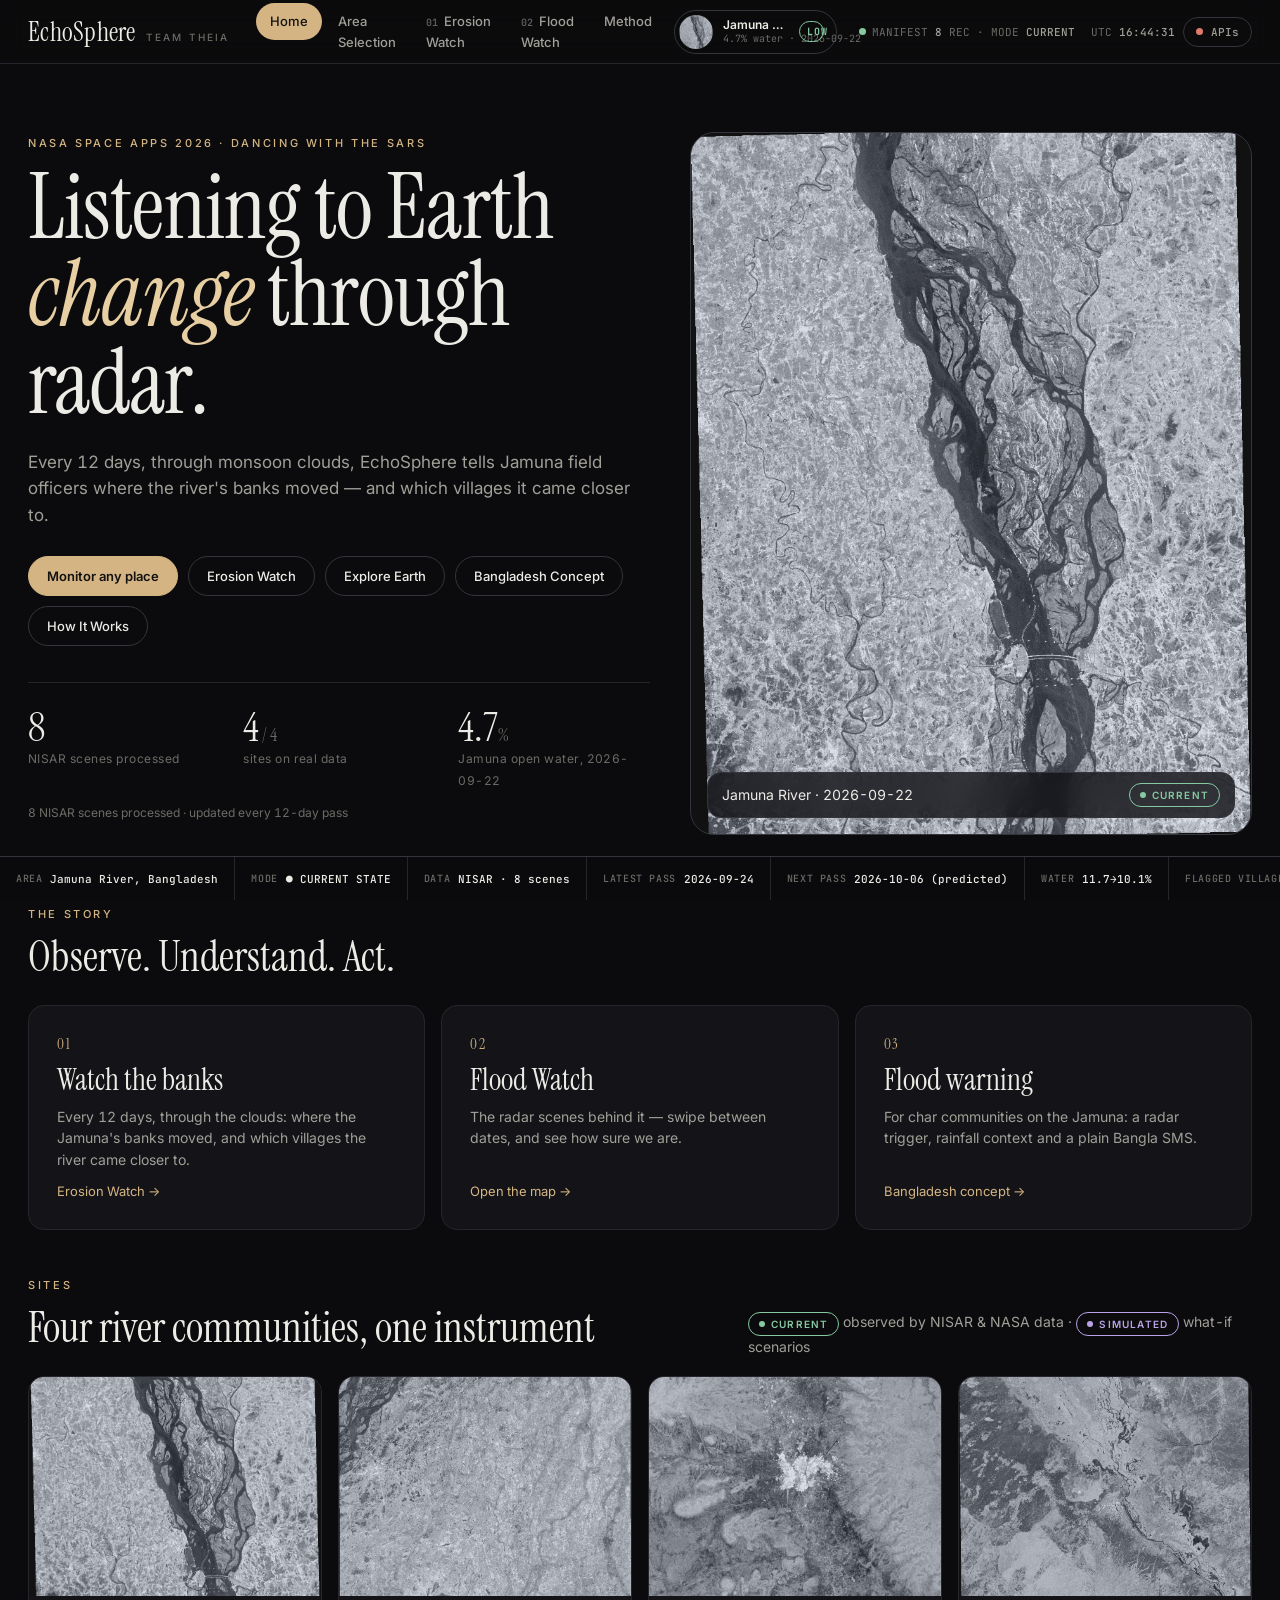
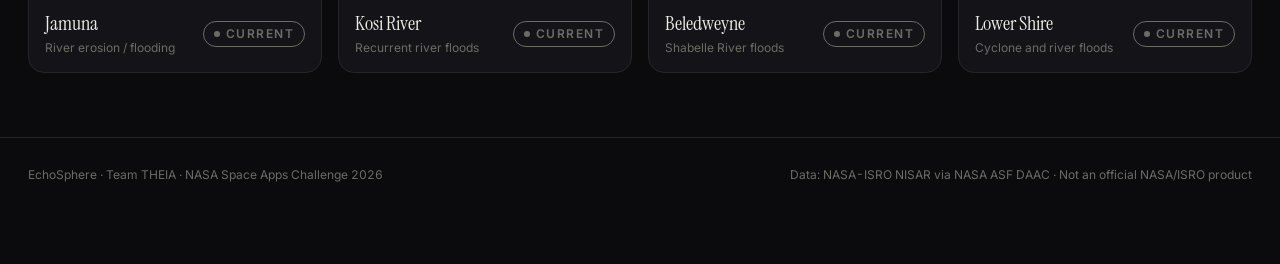
<file: index.html>
<!DOCTYPE html>
<html lang="en">
<head>
  <meta charset="utf-8">
  <meta name="viewport" content="width=device-width, initial-scale=1">
  <title>EchoSphere — Listening to Earth change through radar</title>
  <meta name="description" content="EchoSphere turns real NASA-ISRO NISAR radar observations into surface-change insight and a Bangladesh early-warning concept. Team THEIA, NASA Space Apps 2026.">
  <link rel="preconnect" href="https://fonts.googleapis.com"><link rel="preconnect" href="https://fonts.gstatic.com" crossorigin>
  <link href="https://fonts.googleapis.com/css2?family=Instrument+Serif:ital@0;1&family=Inter:wght@400;500;600&family=JetBrains+Mono:wght@400;500&display=swap" rel="stylesheet">
  <link rel="stylesheet" href="css/style.css?v=202609291530">
</head>
<body data-page="landing">
<a class="skip-link" href="#main">Skip to content</a>
<header class="topbar">
  <a class="brand" href="index.html"><b>EchoSphere</b><span>Team THEIA</span></a>
  <ul class="tabs" id="nav-links">
    <li><a href="index.html" aria-current="page">Home</a></li>
    <li><a href="monitor.html">Area Selection</a></li>
    <li><a href="erosion.html"><span class="step">01</span>Erosion Watch</a></li>
    <li><a href="explore.html"><span class="step">02</span>Flood Watch</a></li>
    <li><a href="about.html">Method</a></li>
  </ul>
  <div class="sysline"><span id="sys-mode"></span><span>UTC <b id="sys-clock">--:--:--</b></span></div>
  <button class="apibtn" id="api-btn" type="button" aria-expanded="false" aria-controls="api-menu"><span class="apidot" id="api-dot"></span>APIs</button>
  <div class="apimenu" id="api-menu" hidden></div>
  <button class="nav-toggle" aria-expanded="false" aria-controls="nav-links" aria-label="Open navigation menu">≡</button>
</header>

<main id="main" class="wrap">
  <section class="hero">
    <div>
      <span class="eyebrow">NASA Space Apps 2026 · Dancing with the SARs</span>
      <h1 class="display">Listening to Earth <em>change</em> through radar.</h1>
      <p class="lead" style="margin-top:22px">Every 12 days, through monsoon clouds, EchoSphere tells Jamuna field officers where the river's banks moved — and which villages it came closer to.</p>
      <div class="row" style="margin-top:28px">
        <a class="btn pri" href="monitor.html">Monitor any place</a>
        <a class="btn" href="erosion.html">Erosion Watch</a>
        <a class="btn" href="explore.html">Explore Earth</a>
        <a class="btn" href="explore.html#act">Bangladesh Concept</a>
        <a class="btn" href="about.html">How It Works</a>
      </div>
      <div class="hero-stats" id="hero-stats"></div>
      <p class="cap" id="data-status" role="status" style="margin-top:14px"></p>
    </div>
    <figure class="hero-art" style="margin:0">
      <img id="hero-img" alt="">
      <figcaption class="over glass" id="hero-cap" style="border-radius:14px"></figcaption>
    </figure>
  </section>

  <div class="section-head"><div><span class="eyebrow">The story</span><h2 class="h2">Observe. Understand. Act.</h2></div></div>
  <div class="steps">
    <a class="step-card" href="erosion.html"><span class="num">01</span><h3>Watch the banks</h3><p>Every 12 days, through the clouds: where the Jamuna's banks moved, and which villages the river came closer to.</p><span class="go">Erosion Watch →</span></a>
    <a class="step-card" href="explore.html"><span class="num">02</span><h3>Flood Watch</h3><p>The radar scenes behind it — swipe between dates, and see how sure we are.</p><span class="go">Open the map →</span></a>
    <a class="step-card" href="explore.html#act"><span class="num">03</span><h3>Flood warning</h3><p>For char communities on the Jamuna: a radar trigger, rainfall context and a plain Bangla SMS.</p><span class="go">Bangladesh concept →</span></a>
  </div>

  <div class="section-head"><div><span class="eyebrow">Sites</span><h2 class="h2">Four river communities, one instrument</h2></div><p><span class="tag tag-real">CURRENT</span> observed by NISAR &amp; NASA data · <span class="tag tag-sim">SIMULATED</span> what-if scenarios</p></div>
  <div class="sites" id="sites"></div>
</main>

<footer class="footer"><span>EchoSphere · Team THEIA · NASA Space Apps Challenge 2026</span><span>Data: NASA-ISRO NISAR via NASA ASF DAAC · Not an official NASA/ISRO product</span></footer>
<script src="data/manifest.js?v=202609291530"></script>
<script src="data/erosion.js?v=202609291530"></script>
<script src="data/examples.js?v=202609291530"></script>
<script src="js/locations.js?v=202609291530"></script>
<script src="js/app.js?v=202609291530"></script>
<script src="js/ui.js?v=202609291530"></script>
<script src="js/monitor.js?v=202609291530"></script>
</body>
</html>
</file>
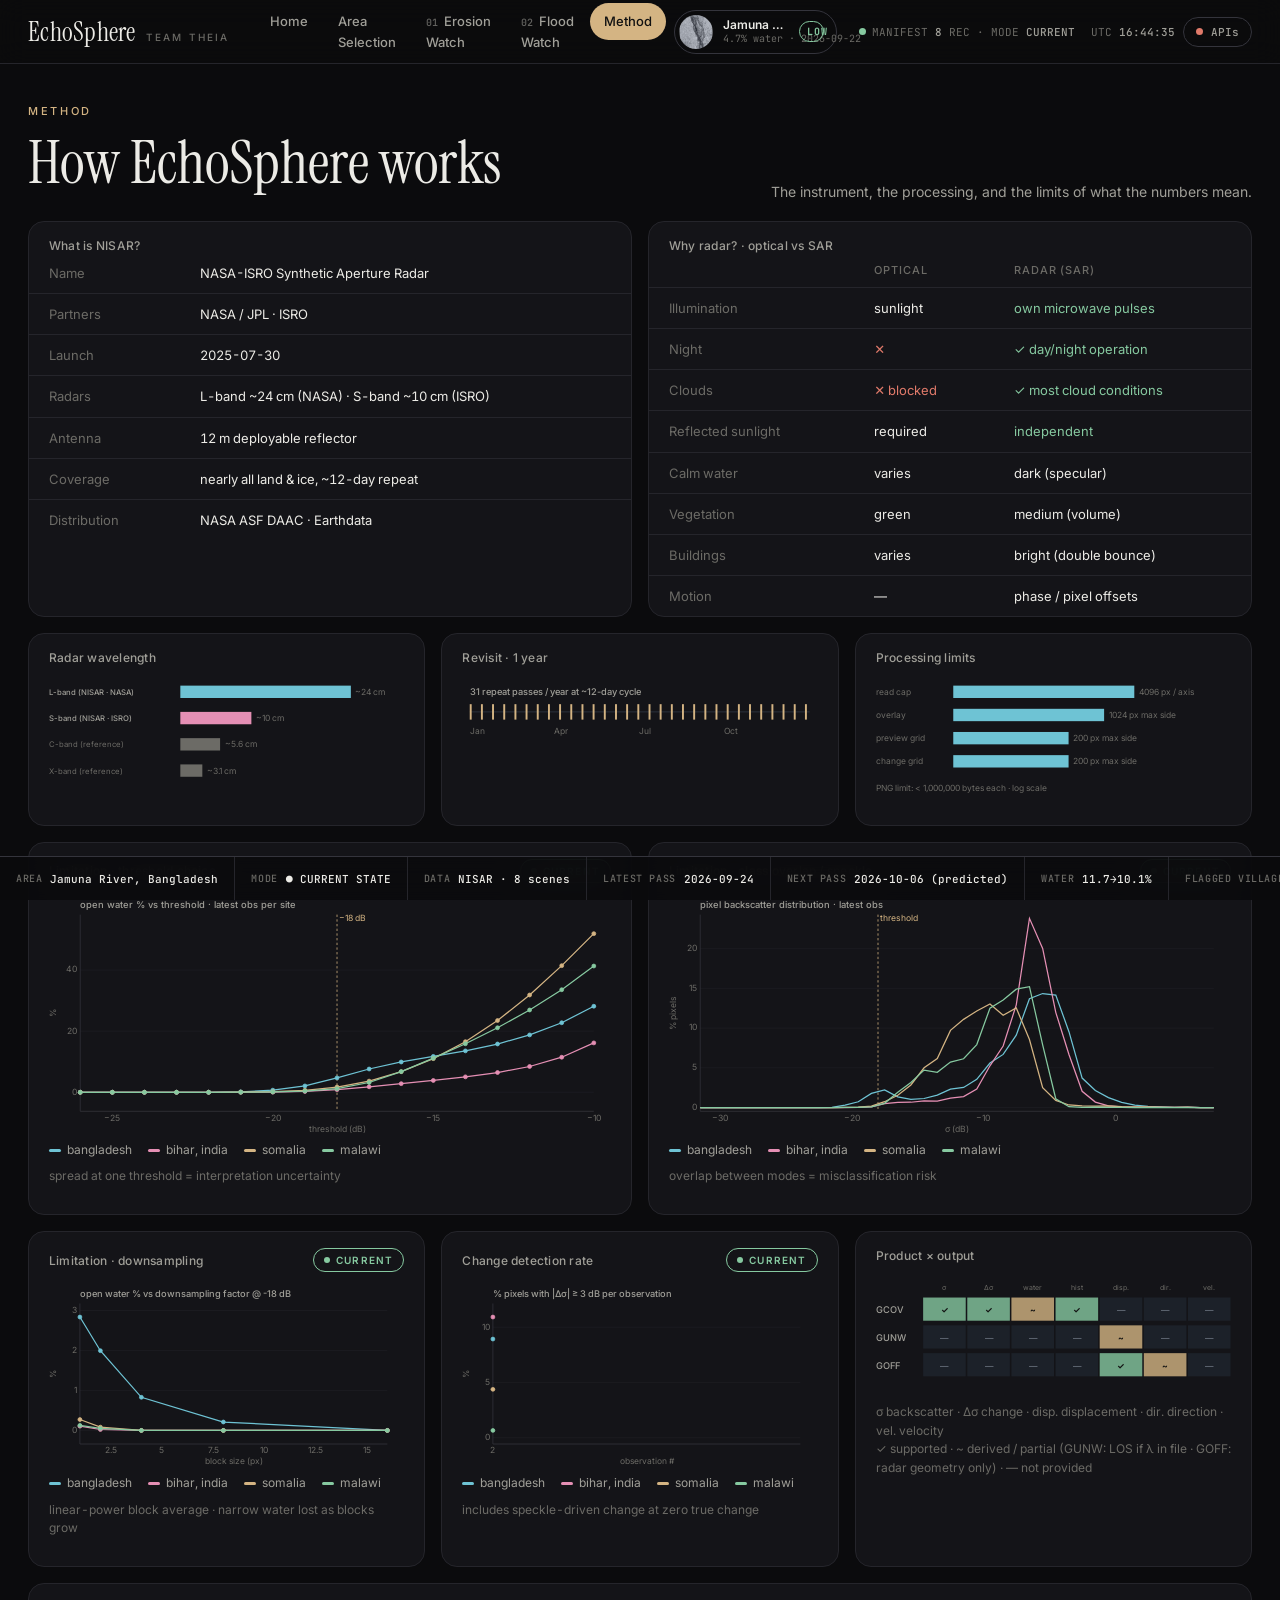
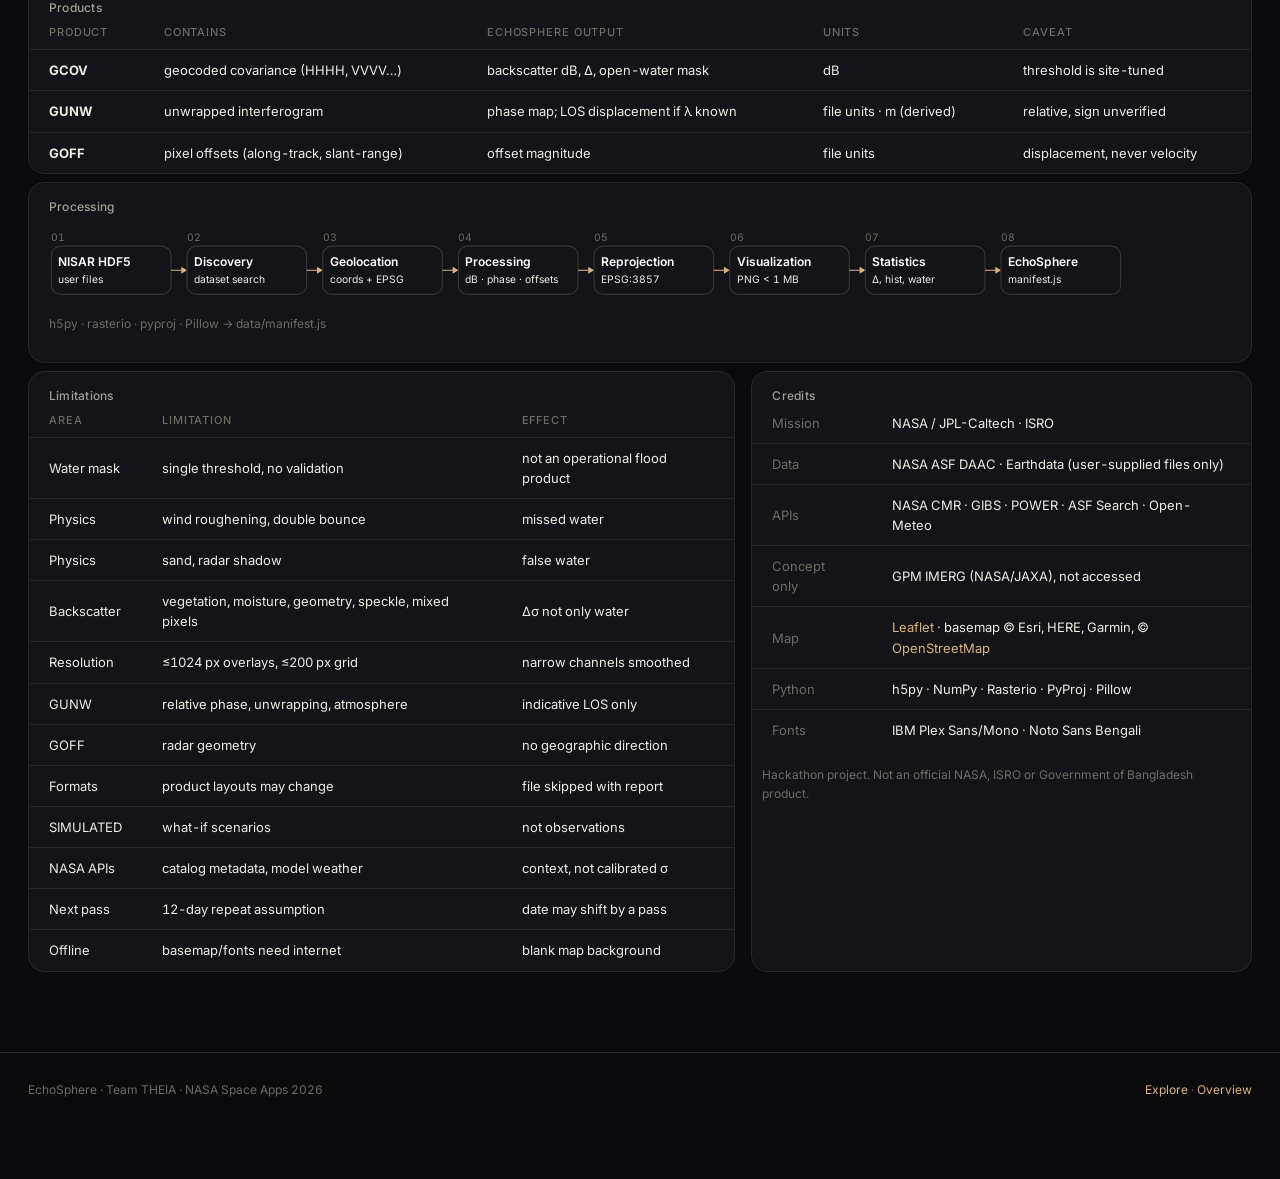
<file: about.html>
<!DOCTYPE html>
<html lang="en">
<head>
  <meta charset="utf-8">
  <meta name="viewport" content="width=device-width, initial-scale=1">
  <title>About — EchoSphere</title>
  <meta name="description" content="NISAR, radar, the GCOV/GUNW/GOFF products, the EchoSphere pipeline, limitations and credits.">
  <link rel="preconnect" href="https://fonts.googleapis.com"><link rel="preconnect" href="https://fonts.gstatic.com" crossorigin>
  <link href="https://fonts.googleapis.com/css2?family=Instrument+Serif:ital@0;1&family=Inter:wght@400;500;600&family=JetBrains+Mono:wght@400;500&display=swap" rel="stylesheet">
  <link rel="stylesheet" href="css/style.css?v=202609291530">
</head>
<body data-page="about">
<a class="skip-link" href="#main">Skip to content</a>
<header class="topbar">
  <a class="brand" href="index.html"><b>EchoSphere</b><span>Team THEIA</span></a>
  <ul class="tabs" id="nav-links">
    <li><a href="index.html">Home</a></li>
    <li><a href="monitor.html">Area Selection</a></li>
    <li><a href="erosion.html"><span class="step">01</span>Erosion Watch</a></li>
    <li><a href="explore.html"><span class="step">02</span>Flood Watch</a></li>
    <li><a href="about.html" aria-current="page">Method</a></li>
  </ul>
  <div class="sysline"><span id="sys-mode"></span><span>UTC <b id="sys-clock">--:--:--</b></span></div>
  <button class="apibtn" id="api-btn" type="button" aria-expanded="false" aria-controls="api-menu"><span class="apidot" id="api-dot"></span>APIs</button>
  <div class="apimenu" id="api-menu" hidden></div>
  <button class="nav-toggle" aria-expanded="false" aria-controls="nav-links" aria-label="Open navigation menu">≡</button>
</header>

<main id="main" class="wrap">
  <div class="section-head" style="margin-top:8px"><div><span class="eyebrow">Method</span><h1 class="h2" style="font-size:clamp(36px,5vw,60px)">How EchoSphere works</h1></div><p>The instrument, the processing, and the limits of what the numbers mean.</p></div>
  <h1 class="sr-only">About EchoSphere</h1>
  <div class="g">
    <section class="pn c6">
      <div class="pn-h"><span class="n">01</span>What is NISAR?</div>
      <div class="pn-b flush">
        <table class="data"><tbody>
          <tr><td class="fa">Name</td><td>NASA-ISRO Synthetic Aperture Radar</td></tr>
          <tr><td class="fa">Partners</td><td>NASA / JPL · ISRO</td></tr>
          <tr><td class="fa">Launch</td><td>2025-07-30</td></tr>
          <tr><td class="fa">Radars</td><td>L-band ~24 cm (NASA) · S-band ~10 cm (ISRO)</td></tr>
          <tr><td class="fa">Antenna</td><td>12 m deployable reflector</td></tr>
          <tr><td class="fa">Coverage</td><td>nearly all land &amp; ice, ~12-day repeat</td></tr>
          <tr><td class="fa">Distribution</td><td>NASA ASF DAAC · Earthdata</td></tr>
        </tbody></table>
      </div>
    </section>
    <section class="pn c6">
      <div class="pn-h"><span class="n">02</span>Why radar? · optical vs SAR</div>
      <div class="pn-b flush">
        <table class="data"><thead><tr><th></th><th>Optical</th><th>Radar (SAR)</th></tr></thead><tbody>
          <tr><td class="fa">Illumination</td><td>sunlight</td><td class="status-ok">own microwave pulses</td></tr>
          <tr><td class="fa">Night</td><td class="status-err">✕</td><td class="status-ok">✓ day/night operation</td></tr>
          <tr><td class="fa">Clouds</td><td class="status-err">✕ blocked</td><td class="status-ok">✓ most cloud conditions</td></tr>
          <tr><td class="fa">Reflected sunlight</td><td>required</td><td class="status-ok">independent</td></tr>
          <tr><td class="fa">Calm water</td><td>varies</td><td>dark (specular)</td></tr>
          <tr><td class="fa">Vegetation</td><td>green</td><td>medium (volume)</td></tr>
          <tr><td class="fa">Buildings</td><td>varies</td><td>bright (double bounce)</td></tr>
          <tr><td class="fa">Motion</td><td>—</td><td>phase / pixel offsets</td></tr>
        </tbody></table>
      </div>
    </section>
  </div>

  <div class="g">
    <section class="pn c4"><div class="pn-h"><span class="n">A</span>Radar wavelength</div><div class="pn-b" id="ab-bands"></div></section>
    <section class="pn c4"><div class="pn-h"><span class="n">B</span>Revisit · 1 year</div><div class="pn-b" id="ab-repeat"></div></section>
    <section class="pn c4"><div class="pn-h"><span class="n">C</span>Processing limits</div><div class="pn-b" id="ab-budget"></div></section>
  </div>
  <div class="g">
    <section class="pn c6"><div class="pn-h"><span class="n">D</span>Limitation · threshold choice<span class="r"><span class="tag tag-real">CURRENT</span></span></div><div class="pn-b" id="ab-thr"></div></section>
    <section class="pn c6"><div class="pn-h"><span class="n">E</span>Limitation · class overlap / speckle<span class="r"><span class="tag tag-real">CURRENT</span></span></div><div class="pn-b" id="ab-dist"></div></section>
  </div>
  <div class="g">
    <section class="pn c4"><div class="pn-h"><span class="n">F</span>Limitation · downsampling<span class="r"><span class="tag tag-real">CURRENT</span></span></div><div class="pn-b" id="ab-down"></div></section>
    <section class="pn c4"><div class="pn-h"><span class="n">G</span>Change detection rate<span class="r"><span class="tag tag-real">CURRENT</span></span></div><div class="pn-b" id="ab-change"></div></section>
    <section class="pn c4"><div class="pn-h"><span class="n">H</span>Product × output</div><div class="pn-b" id="ab-matrix"></div></section>
  </div>

  <section class="pn" style="margin-bottom:8px">
    <div class="pn-h"><span class="n">03</span>Products</div>
    <div class="pn-b flush">
      <table class="data cards">
        <thead><tr><th>Product</th><th>Contains</th><th>EchoSphere output</th><th>Units</th><th>Caveat</th></tr></thead>
        <tbody>
          <tr><td data-label="Product"><b>GCOV</b></td><td data-label="Contains">geocoded covariance (HHHH, VVVV…)</td><td data-label="EchoSphere output">backscatter dB, Δ, open-water mask</td><td data-label="Units">dB</td><td data-label="Caveat">threshold is site-tuned</td></tr>
          <tr><td data-label="Product"><b>GUNW</b></td><td data-label="Contains">unwrapped interferogram</td><td data-label="EchoSphere output">phase map; LOS displacement if λ known</td><td data-label="Units">file units · m (derived)</td><td data-label="Caveat">relative, sign unverified</td></tr>
          <tr><td data-label="Product"><b>GOFF</b></td><td data-label="Contains">pixel offsets (along-track, slant-range)</td><td data-label="EchoSphere output">offset magnitude</td><td data-label="Units">file units</td><td data-label="Caveat">displacement, never velocity</td></tr>
        </tbody>
      </table>
    </div>
  </section>

  <section class="pn" style="margin-bottom:8px">
    <div class="pn-h"><span class="n">04</span>Processing</div>
    <div class="pn-b"><div id="about-pipeline"></div>
      <p class="cap">h5py · rasterio · pyproj · Pillow → data/manifest.js</p></div>
  </section>

  <div class="g">
    <section class="pn c7">
      <div class="pn-h"><span class="n">05</span>Limitations</div>
      <div class="pn-b flush">
        <table class="data cards"><thead><tr><th>Area</th><th>Limitation</th><th>Effect</th></tr></thead><tbody>
          <tr><td data-label="Area">Water mask</td><td data-label="Limitation">single threshold, no validation</td><td data-label="Effect">not an operational flood product</td></tr>
          <tr><td data-label="Area">Physics</td><td data-label="Limitation">wind roughening, double bounce</td><td data-label="Effect">missed water</td></tr>
          <tr><td data-label="Area">Physics</td><td data-label="Limitation">sand, radar shadow</td><td data-label="Effect">false water</td></tr>
          <tr><td data-label="Area">Backscatter</td><td data-label="Limitation">vegetation, moisture, geometry, speckle, mixed pixels</td><td data-label="Effect">Δσ not only water</td></tr>
          <tr><td data-label="Area">Resolution</td><td data-label="Limitation">≤1024 px overlays, ≤200 px grid</td><td data-label="Effect">narrow channels smoothed</td></tr>
          <tr><td data-label="Area">GUNW</td><td data-label="Limitation">relative phase, unwrapping, atmosphere</td><td data-label="Effect">indicative LOS only</td></tr>
          <tr><td data-label="Area">GOFF</td><td data-label="Limitation">radar geometry</td><td data-label="Effect">no geographic direction</td></tr>
          <tr><td data-label="Area">Formats</td><td data-label="Limitation">product layouts may change</td><td data-label="Effect">file skipped with report</td></tr>
          <tr><td data-label="Area">SIMULATED</td><td data-label="Limitation">what-if scenarios</td><td data-label="Effect">not observations</td></tr>
          <tr><td data-label="Area">NASA APIs</td><td data-label="Limitation">catalog metadata, model weather</td><td data-label="Effect">context, not calibrated σ</td></tr>
          <tr><td data-label="Area">Next pass</td><td data-label="Limitation">12-day repeat assumption</td><td data-label="Effect">date may shift by a pass</td></tr>
          <tr><td data-label="Area">Offline</td><td data-label="Limitation">basemap/fonts need internet</td><td data-label="Effect">blank map background</td></tr>
        </tbody></table>
      </div>
    </section>
    <section class="pn c5">
      <div class="pn-h"><span class="n">06</span>Credits</div>
      <div class="pn-b flush">
        <table class="data"><tbody>
          <tr><td class="fa">Mission</td><td>NASA / JPL-Caltech · ISRO</td></tr>
          <tr><td class="fa">Data</td><td>NASA ASF DAAC · Earthdata (user-supplied files only)</td></tr>
          <tr><td class="fa">APIs</td><td>NASA CMR · GIBS · POWER · ASF Search · Open-Meteo</td></tr>
          <tr><td class="fa">Concept only</td><td>GPM IMERG (NASA/JAXA), not accessed</td></tr>
          <tr><td class="fa">Map</td><td><a href="https://leafletjs.com">Leaflet</a> · basemap © Esri, HERE, Garmin, © <a href="https://www.openstreetmap.org/copyright">OpenStreetMap</a></td></tr>
          <tr><td class="fa">Python</td><td>h5py · NumPy · Rasterio · PyProj · Pillow</td></tr>
          <tr><td class="fa">Fonts</td><td>IBM Plex Sans/Mono · Noto Sans Bengali</td></tr>
        </tbody></table>
        <p class="cap" style="padding:8px 10px">Hackathon project. Not an official NASA, ISRO or Government of Bangladesh product.</p>
      </div>
    </section>
  </div>
</main>

<footer class="footer"><span>EchoSphere · Team THEIA · NASA Space Apps 2026</span><span><a href="explore.html">Explore</a> · <a href="index.html">Overview</a></span></footer>
<script src="data/manifest.js?v=202609291530"></script>
<script src="data/erosion.js?v=202609291530"></script>
<script src="data/examples.js?v=202609291530"></script>
<script src="js/locations.js?v=202609291530"></script>
<script src="js/app.js?v=202609291530"></script>
<script src="js/ui.js?v=202609291530"></script>
<script src="js/monitor.js?v=202609291530"></script>
</body>
</html>
</file>
<file: css/style.css>
/* ==========================================================================
   EchoSphere — "Observatory" design language
   Warm near-black, champagne accent, editorial serif, generous space.
   ========================================================================== */
:root {
  --bg: #0b0b0d;
  --bg-2: #101013;
  --card: #141418;
  --card-2: #1a1a1f;
  --line: #25252b;
  --line-2: #34343c;
  --tx: #ecebe6;
  --mu: #a09f98;
  --fa: #6c6b66;
  --gold: #d4b483;
  --gold-2: #e8cfa3;
  --water: #6ec3d4;
  --new: #e58fb4;
  --dec: #5b8fd1;
  --inc: #d9735f;
  --ok: #86c9a0;
  --warn: #e0b45c;
  --bad: #e07a6a;
  --real: #86c9a0;
  --demo: #e0b45c;
  --sim: #b9a3e6;
  --live: #8fb4e6;
  --serif: "Instrument Serif", "Cormorant Garamond", Georgia, serif;
  --sans: "Inter", "Segoe UI", system-ui, sans-serif;
  --mono: "JetBrains Mono", Consolas, monospace;
  --bn: "Noto Sans Bengali", "Nirmala UI", Vrinda, sans-serif;
  --r: 16px;
  --r-sm: 10px;
}
* { box-sizing: border-box; }
html { -webkit-text-size-adjust: 100%; scroll-behavior: smooth; }
body { margin: 0; background: var(--bg); color: var(--tx); font: 14px/1.55 var(--sans); font-variant-numeric: tabular-nums; -webkit-font-smoothing: antialiased; overflow-x: hidden; min-height: 100vh; }
a { color: var(--gold); text-decoration: none; }
a:hover { color: var(--gold-2); }
h1, h2, h3 { margin: 0; font-weight: 400; }
p { margin: 0 0 .7em; }
img, svg, canvas { max-width: 100%; }
code, .mono { font-family: var(--mono); font-size: 12px; }
.mu { color: var(--mu); } .fa { color: var(--fa); }
.sr-only { position: absolute !important; width: 1px; height: 1px; overflow: hidden; clip: rect(0 0 0 0); white-space: nowrap; }
:focus { outline: none; }
:focus-visible { outline: 2px solid var(--gold); outline-offset: 2px; border-radius: 6px; }
.skip-link { position: absolute; left: 12px; top: -48px; z-index: 3000; background: var(--gold); color: #111; padding: 8px 14px; border-radius: 8px; font-weight: 600; }
.skip-link:focus { top: 12px; }

/* ---------- top bar ---------- */
.topbar { position: sticky; top: 0; z-index: 1000; height: 64px; display: flex; align-items: center; gap: 8px; padding: 0 28px; background: rgba(11,11,13,.82); backdrop-filter: saturate(140%) blur(14px); border-bottom: 1px solid var(--line); }
.brand { display: flex; align-items: baseline; gap: 10px; color: var(--tx); margin-right: 18px; white-space: nowrap; }
.brand b { font: 400 26px/1 var(--serif); letter-spacing: .01em; }
.brand span { font: 500 10px var(--sans); letter-spacing: .22em; text-transform: uppercase; color: var(--fa); }
.brand i { display: none; }
.tabs { display: flex; gap: 2px; list-style: none; margin: 0; padding: 0; }
.tabs a { display: block; padding: 8px 14px; border-radius: 999px; color: var(--mu); font-weight: 500; font-size: 13px; }
.tabs a:hover { color: var(--tx); background: var(--card); }
.tabs a[aria-current="page"] { color: #111; background: var(--gold); }
.tabs .step { font: 500 10px var(--mono); opacity: .6; margin-right: 6px; }
.sysline { margin-left: auto; display: flex; align-items: center; gap: 16px; font: 11px var(--mono); color: var(--fa); white-space: nowrap; }
.sysline b { color: var(--mu); font-weight: 500; }
.dot { width: 7px; height: 7px; border-radius: 50%; display: inline-block; margin-right: 6px; background: var(--demo); vertical-align: 1px; }
.dot.real { background: var(--real); }
.apibtn { all: unset; cursor: pointer; display: inline-flex; align-items: center; gap: 8px; padding: 7px 12px; border: 1px solid var(--line-2); border-radius: 999px; font: 500 11px var(--mono); color: var(--mu); }
.apibtn:hover { color: var(--tx); border-color: var(--fa); }
.apibtn:focus-visible { outline: 2px solid var(--gold); }
.apidot { width: 7px; height: 7px; border-radius: 50%; background: var(--fa); display: inline-block; }
.apidot.ok { background: var(--ok); } .apidot.warn { background: var(--warn); } .apidot.err { background: var(--bad); }
.apimenu { position: absolute; top: 60px; right: 24px; width: min(560px, calc(100vw - 32px)); background: var(--card); border: 1px solid var(--line-2); border-radius: var(--r); box-shadow: 0 30px 80px rgba(0,0,0,.55); z-index: 2000; overflow: hidden; }
.apimenu[hidden] { display: none; }
.apimenu .pn-h { padding: 14px 18px; }
.apimenu .pn-b { padding: 14px 18px; }
.spark-inline { display: inline-block; width: 60px; height: 14px; vertical-align: middle; }
.nav-toggle { display: none; margin-left: 8px; width: 42px; height: 42px; border-radius: 12px; border: 1px solid var(--line-2); background: transparent; color: var(--tx); font-size: 18px; cursor: pointer; }
@media (max-width: 960px) {
  .topbar { padding: 0 16px; }
  .sysline { display: none; }
  .apibtn { margin-left: auto; }
  .nav-toggle { display: block; }
  .tabs { display: none; position: absolute; top: 64px; left: 0; right: 0; flex-direction: column; padding: 10px 16px 16px; background: var(--bg-2); border-bottom: 1px solid var(--line); }
  .tabs.open { display: flex; }
  .tabs a { padding: 12px 14px; border-radius: 12px; }
}

/* ---------- layout ---------- */
.wrap { max-width: 1320px; margin: 0 auto; padding: 32px 28px 64px; }
@media (max-width: 700px) { .wrap { padding: 20px 16px 48px; } }
.g { display: grid; grid-template-columns: repeat(12, minmax(0, 1fr)); gap: 16px; margin-bottom: 16px; }
.c2 { grid-column: span 2; } .c3 { grid-column: span 3; } .c4 { grid-column: span 4; } .c5 { grid-column: span 5; } .c6 { grid-column: span 6; }
.c7 { grid-column: span 7; } .c8 { grid-column: span 8; } .c9 { grid-column: span 9; } .c12 { grid-column: span 12; }
@media (max-width: 1100px) { .c3, .c4, .c5 { grid-column: span 6; } .c6, .c7, .c8, .c9 { grid-column: span 12; } }
@media (max-width: 700px) { .g > * { grid-column: span 12 !important; } }
.eyebrow { font: 500 11px var(--sans); letter-spacing: .24em; text-transform: uppercase; color: var(--gold); margin-bottom: 14px; display: block; }
.display { font: 400 clamp(44px, 7vw, 92px)/.98 var(--serif); letter-spacing: -.01em; }
.display em { font-style: italic; color: var(--gold-2); }
.h2 { font: 400 clamp(28px, 3.4vw, 42px)/1.05 var(--serif); margin-bottom: 8px; }
.lead { font-size: 17px; color: var(--mu); max-width: 60ch; }
.section-head { display: flex; align-items: end; justify-content: space-between; gap: 20px; margin: 48px 0 18px; flex-wrap: wrap; }
.section-head p { margin: 0; color: var(--mu); max-width: 56ch; }

/* ---------- cards ---------- */
.pn { background: var(--card); border: 1px solid var(--line); border-radius: var(--r); min-width: 0; display: flex; flex-direction: column; overflow: hidden; }
.pn-h { display: flex; align-items: center; gap: 10px; padding: 16px 20px 0; font: 500 12px var(--sans); color: var(--mu); letter-spacing: .02em; }
.pn-h .n { display: none; }
.pn-h .r { margin-left: auto; display: flex; gap: 8px; align-items: center; }
.pn-h h3 { font: 400 22px/1.1 var(--serif); color: var(--tx); letter-spacing: 0; }
.pn-b { padding: 16px 20px 20px; flex: 1; min-width: 0; }
.pn-b.flush { padding: 0; }
.na { color: var(--fa); font-size: 13px; padding: 18px 0; }
details.pn > summary { list-style: none; cursor: pointer; padding: 18px 20px; display: flex; align-items: center; gap: 10px; }
details.pn > summary::-webkit-details-marker { display: none; }
details.pn > summary::after { content: "+"; margin-left: auto; color: var(--gold); font: 300 22px var(--sans); }
details.pn[open] > summary::after { content: "–"; }

/* ---------- provenance tags ---------- */
.tag { display: inline-flex; align-items: center; gap: 6px; font: 600 10px/1 var(--sans); letter-spacing: .12em; text-transform: uppercase; padding: 6px 10px; border-radius: 999px; border: 1px solid currentColor; white-space: nowrap; background: transparent; }
.tag::before { content: ""; width: 6px; height: 6px; border-radius: 50%; background: currentColor; }
.tag-real { color: var(--real); } .tag-demo { color: var(--demo); } .tag-sim { color: var(--sim); } .tag-live { color: var(--live); } .tag-na { color: var(--fa); }
.tag-lg { font-size: 11px; padding: 8px 14px; }

/* ---------- controls ---------- */
.btn { display: inline-flex; align-items: center; justify-content: center; gap: 8px; min-height: 40px; padding: 0 18px; border-radius: 999px; font: 500 13px var(--sans); color: var(--tx); background: transparent; border: 1px solid var(--line-2); cursor: pointer; white-space: nowrap; transition: border-color .15s, background .15s; }
.btn:hover { border-color: var(--mu); color: var(--tx); }
.btn.pri { background: var(--gold); border-color: var(--gold); color: #141210; font-weight: 600; }
.btn.pri:hover { background: var(--gold-2); }
.btn[disabled] { opacity: .35; cursor: not-allowed; }
.btn[aria-pressed="true"] { border-color: var(--gold); color: var(--gold); }
.btn-sm { min-height: 32px; padding: 0 14px; font-size: 12px; }
.row { display: flex; gap: 10px; align-items: center; flex-wrap: wrap; }
select, input[type=text], input[type=url], textarea { font: 13px var(--sans); color: var(--tx); background: var(--bg-2); border: 1px solid var(--line-2); border-radius: var(--r-sm); padding: 9px 12px; min-height: 40px; width: 100%; }
label, .lbl { display: block; font: 500 11px var(--sans); letter-spacing: .08em; text-transform: uppercase; color: var(--fa); margin-bottom: 8px; }
input[type=range] { width: 100%; accent-color: var(--gold); cursor: pointer; margin: 6px 0; }
output { font: 500 13px var(--mono); color: var(--gold); }
.seg { display: inline-flex; padding: 4px; gap: 4px; background: var(--bg-2); border: 1px solid var(--line); border-radius: 999px; flex-wrap: wrap; }
.seg button { border: 0; background: transparent; color: var(--mu); padding: 8px 16px; border-radius: 999px; font: 500 13px var(--sans); cursor: pointer; }
.seg button:hover { color: var(--tx); }
.seg button[aria-pressed="true"] { background: var(--card-2); color: var(--tx); box-shadow: inset 0 0 0 1px var(--line-2); }
.seg button[disabled] { opacity: .3; cursor: not-allowed; }

/* ---------- stats ---------- */
.kpis { display: grid; grid-template-columns: repeat(auto-fit, minmax(170px, 1fr)); gap: 1px; background: var(--line); }
.kpi { background: var(--card); padding: 18px 20px; display: flex; flex-direction: column; gap: 4px; min-width: 0; }
.kpi .k { font: 500 11px var(--sans); letter-spacing: .08em; text-transform: uppercase; color: var(--fa); display: flex; justify-content: space-between; gap: 6px; align-items: center; }
.kpi .v { font: 400 34px/1.05 var(--serif); color: var(--tx); overflow-wrap: anywhere; }
.kpi .v small { font: 400 16px var(--sans); color: var(--mu); margin-left: 4px; }
.kpi .v.na { font: 400 18px var(--sans); color: var(--fa); }
.kpi .d { font-size: 12px; color: var(--mu); }
.kpi .d.up { color: var(--inc); } .kpi .d.dn { color: var(--dec); }
.kpi svg { width: 100%; height: 28px; display: block; margin-top: 4px; }
.kpi .tag { font-size: 9px; padding: 4px 7px; }

/* ---------- map ---------- */
.map-card { position: relative; }
#map { height: min(68vh, 640px); min-height: 420px; width: 100%; background: #0e0e11; z-index: 1; }
.map-top { position: absolute; top: 16px; left: 16px; right: 16px; z-index: 600; display: flex; justify-content: space-between; gap: 10px; pointer-events: none; flex-wrap: wrap; }
.map-top > * { pointer-events: auto; }
.glass { background: rgba(14,14,17,.78); backdrop-filter: blur(12px); border: 1px solid var(--line-2); border-radius: 999px; }
.map-bottom { display: flex; align-items: center; gap: 16px; padding: 14px 20px; border-top: 1px solid var(--line); flex-wrap: wrap; }
.dates { display: flex; gap: 6px; flex-wrap: wrap; }
.dates button { border: 1px solid var(--line-2); background: transparent; color: var(--mu); border-radius: 999px; padding: 7px 14px; font: 500 12px var(--mono); cursor: pointer; }
.dates button[aria-pressed="true"] { background: var(--gold); border-color: var(--gold); color: #141210; }
.dates button:hover { color: var(--tx); }
.legend { padding: 12px 14px; border-radius: 14px; font-size: 12px; color: var(--tx); min-width: 190px; max-width: 250px; background: rgba(14,14,17,.86); backdrop-filter: blur(12px); border: 1px solid var(--line-2); }
.legend h4 { font: 500 10px var(--sans); letter-spacing: .12em; text-transform: uppercase; color: var(--mu); margin: 0 0 8px; display: flex; gap: 8px; align-items: center; justify-content: space-between; }
.legend ul { list-style: none; margin: 0; padding: 0; }
.legend li { display: flex; gap: 8px; align-items: center; margin: 4px 0; }
.legend .sw { width: 12px; height: 12px; border-radius: 3px; flex: none; }
.legend .bar { height: 8px; border-radius: 4px; margin: 6px 0 3px; }
.legend .ends { display: flex; justify-content: space-between; color: var(--mu); font: 11px var(--mono); }
.legend .note { color: var(--fa); font-size: 11px; margin-top: 6px; }
.swipe-handle { position: absolute; top: 0; width: 44px; margin-left: -22px; z-index: 650; cursor: ew-resize; display: none; touch-action: none; }
.swipe-handle::before { content: ""; position: absolute; left: 21px; top: 0; bottom: 0; width: 2px; background: var(--gold); }
.swipe-handle .knob { position: absolute; top: 50%; left: 50%; transform: translate(-50%,-50%); width: 40px; height: 40px; border-radius: 50%; background: var(--gold); color: #141210; display: grid; place-items: center; font: 600 13px var(--sans); box-shadow: 0 8px 24px rgba(0,0,0,.45); }
.map-card.comparing .swipe-handle { display: block; }
.swipe-labels { position: absolute; bottom: 16px; left: 16px; right: 16px; z-index: 620; display: none; justify-content: space-between; pointer-events: none; }
.swipe-labels span { padding: 7px 12px; font: 500 11px var(--mono); display: inline-flex; gap: 8px; align-items: center; }
.map-card.comparing .swipe-labels { display: flex; }
.chip { padding: 8px 14px; font-size: 12px; color: var(--mu); }
.chip:empty { display: none; }
.map-empty { position: absolute; inset: 0; display: grid; place-items: center; color: var(--mu); padding: 24px; text-align: center; }
.leaflet-container { font-family: var(--sans); background: #0e0e11; }
.leaflet-control-attribution { background: rgba(11,11,13,.7) !important; color: var(--fa) !important; font-size: 10px !important; border-radius: 8px 0 0 0; }
.leaflet-control-attribution a { color: var(--mu) !important; }
.leaflet-bar { border: 1px solid var(--line-2) !important; border-radius: 12px !important; overflow: hidden; }
.leaflet-bar a { background: rgba(20,20,24,.9) !important; color: var(--tx) !important; border-color: var(--line-2) !important; width: 34px !important; height: 34px !important; line-height: 34px !important; }
.leaflet-control-scale-line { background: rgba(11,11,13,.7); color: var(--mu); border-color: var(--fa); }
.leaflet-image-layer { image-rendering: auto; }

/* ---------- tables ---------- */
table.data { width: 100%; border-collapse: collapse; font-size: 13px; }
table.data th, table.data td { text-align: left; padding: 10px 20px; border-bottom: 1px solid var(--line); }
table.data th { font: 500 11px var(--sans); letter-spacing: .08em; text-transform: uppercase; color: var(--fa); }
table.data tbody tr:last-child td { border-bottom: 0; }
table.data td.num { text-align: right; font-family: var(--mono); font-size: 12px; }
table.data tr.current { background: rgba(212,180,131,.07); }
table.data th button { all: unset; cursor: pointer; }
.tscroll { overflow: auto; }
.kv { display: grid; grid-template-columns: auto 1fr; gap: 8px 18px; margin: 0; font-size: 13px; }
.kv dt { color: var(--fa); }
.kv dd { margin: 0; overflow-wrap: anywhere; }

/* ---------- charts ---------- */
.chart { display: block; width: 100%; height: auto; }
.chart text { fill: var(--fa); font: 11px var(--sans); }
.chart .ttl { fill: var(--mu); font: 500 12px var(--sans); }
.chart .ax { stroke: var(--line-2); }
.chart .gd { stroke: #1d1d22; }
.leg { display: flex; flex-wrap: wrap; gap: 6px 16px; font-size: 12px; color: var(--mu); margin-top: 8px; }
.leg i { display: inline-block; width: 12px; height: 3px; border-radius: 2px; margin-right: 6px; vertical-align: middle; }
.cap { font-size: 12px; color: var(--fa); margin-top: 8px; }
.demo-stamp { color: var(--demo); font-weight: 600; letter-spacing: .08em; }
.flag { display: inline-flex; gap: 8px; align-items: center; font: 600 10px var(--sans); letter-spacing: .14em; text-transform: uppercase; color: var(--bad); border: 1px solid rgba(224,122,106,.45); border-radius: 999px; padding: 6px 12px; }
.chips { display: flex; flex-wrap: wrap; gap: 6px; }
.chips span { font-size: 12px; color: var(--mu); border: 1px solid var(--line-2); border-radius: 999px; padding: 5px 11px; }

/* ---------- landing ---------- */
.hero { display: grid; grid-template-columns: 1.05fr .95fr; gap: 40px; align-items: center; padding: 36px 0 24px; }
.hero-art { position: relative; border-radius: 24px; overflow: hidden; border: 1px solid var(--line-2); aspect-ratio: 4/5; background: #111; }
.hero-art img { width: 100%; height: 100%; object-fit: cover; display: block; }
.hero-art .over { position: absolute; left: 16px; right: 16px; bottom: 16px; display: flex; justify-content: space-between; align-items: center; gap: 10px; padding: 10px 14px; border-radius: 14px; }
.hero-stats { display: grid; grid-template-columns: repeat(3, 1fr); gap: 24px; margin-top: 36px; padding-top: 24px; border-top: 1px solid var(--line); }
.hero-stats b { display: block; font: 400 40px/1 var(--serif); color: var(--tx); }
.hero-stats span { font-size: 12px; color: var(--fa); letter-spacing: .04em; }
@media (max-width: 900px) { .hero { grid-template-columns: 1fr; } .hero-art { aspect-ratio: 16/10; } }
.steps { display: grid; grid-template-columns: repeat(3, 1fr); gap: 16px; }
.step-card { padding: 28px; border-radius: var(--r); background: var(--card); border: 1px solid var(--line); display: flex; flex-direction: column; gap: 10px; transition: border-color .2s, transform .2s; color: var(--tx); }
.step-card:hover { border-color: var(--gold); transform: translateY(-2px); color: var(--tx); }
.step-card .num { font: 400 15px var(--serif); color: var(--gold); letter-spacing: .1em; }
.step-card h3 { font: 400 30px/1.05 var(--serif); }
.step-card p { color: var(--mu); margin: 0; }
.step-card .go { margin-top: auto; font-size: 13px; color: var(--gold); }
@media (max-width: 900px) { .steps { grid-template-columns: 1fr; } }
.sites { display: grid; grid-template-columns: repeat(4, 1fr); gap: 16px; }
.site { border-radius: var(--r); overflow: hidden; border: 1px solid var(--line); background: var(--card); color: var(--tx); display: block; }
.site:hover { border-color: var(--line-2); color: var(--tx); }
.site .img { aspect-ratio: 4/3; background: #121215 center/cover no-repeat; }
.site .meta { padding: 14px 16px; display: flex; justify-content: space-between; gap: 8px; align-items: center; }
.site .meta b { font: 400 20px var(--serif); display: block; }
.site .meta span { font-size: 12px; color: var(--fa); }
@media (max-width: 900px) { .sites { grid-template-columns: repeat(2, 1fr); } }

/* ---------- act page ---------- */
.banner { display: flex; justify-content: space-between; align-items: center; gap: 12px; flex-wrap: wrap; padding: 14px 20px; border-radius: var(--r); border: 1px solid rgba(185,163,230,.4); background: rgba(185,163,230,.06); margin-bottom: 28px; }
.banner h1 { font: 600 12px var(--sans); letter-spacing: .2em; color: var(--sim); }
.risk-level { display: inline-flex; gap: 12px; align-items: center; font: 400 44px/1 var(--serif); letter-spacing: .02em; }
.risk-HIGH { color: var(--bad); } .risk-HIGH::before { content: "▲▲▲"; font: 14px var(--sans); letter-spacing: 2px; }
.risk-MEDIUM { color: var(--warn); } .risk-MEDIUM::before { content: "▲▲"; font: 14px var(--sans); letter-spacing: 2px; }
.risk-LOW { color: var(--ok); } .risk-LOW::before { content: "▲"; font: 14px var(--sans); }
.rule { font: 12px/1.6 var(--mono); background: var(--bg-2); border: 1px solid var(--line); border-radius: var(--r-sm); padding: 12px 14px; margin: 0; white-space: pre-wrap; color: var(--fa); }
.rule.active { border-color: var(--gold); color: var(--tx); }
.src { font-size: 11px; color: var(--fa); margin-top: 4px; display: flex; gap: 8px; align-items: center; flex-wrap: wrap; }
.phone { width: 230px; margin: 0 auto; background: linear-gradient(170deg, #2b2b30, #17171a); border: 1px solid #3a3a42; border-radius: 30px 30px 40px 40px; padding: 24px 18px 26px; box-shadow: 0 30px 60px rgba(0,0,0,.5); }
.phone .spk { width: 52px; height: 5px; background: #0c0c0e; margin: 0 auto 14px; border-radius: 3px; }
.phone .screen { background: #a3b88c; color: #1a2410; border: 5px solid #0c0c0e; border-radius: 6px; padding: 8px; min-height: 170px; font-family: var(--bn); }
.phone .st { display: flex; justify-content: space-between; font: 700 10px var(--mono); border-bottom: 1px solid #1a2410; margin-bottom: 5px; padding-bottom: 2px; }
.phone .from { font: 700 10px var(--mono); }
.phone .sms { font-size: 15px; line-height: 1.5; margin: 3px 0 0; }
.phone .keys { display: grid; grid-template-columns: repeat(3, 1fr); gap: 7px; margin-top: 16px; }
.phone .keys span { background: #1d1d21; color: #bbb; text-align: center; padding: 6px 0; font: 600 11px var(--mono); border-radius: 9px; }
.phone-caption { text-align: center; margin-top: 14px; font-size: 12px; color: var(--mu); display: flex; flex-direction: column; gap: 6px; align-items: center; }
.checks { list-style: none; margin: 0; padding: 0; display: grid; grid-template-columns: repeat(auto-fill, minmax(230px, 1fr)); gap: 10px; }
.checks li { padding: 14px 16px; border: 1px solid var(--line); border-radius: var(--r-sm); font-size: 13px; color: var(--mu); display: flex; gap: 10px; }
.checks li::before { content: "○"; color: var(--gold); }
.bullets { margin: 0; padding-left: 18px; color: var(--mu); }
.bullets li { margin-bottom: 4px; }

/* ---------- footer ---------- */
.footer { border-top: 1px solid var(--line); padding: 28px; font-size: 12px; color: var(--fa); display: flex; justify-content: space-between; flex-wrap: wrap; gap: 10px; max-width: 1320px; margin: 0 auto; }

/* shared helpers */
.tabbar { display: flex; gap: 4px; padding: 4px; border: 1px solid var(--line); border-radius: 999px; background: var(--bg-2); margin-bottom: 16px; overflow-x: auto; width: fit-content; max-width: 100%; }
.tabbar button { all: unset; cursor: pointer; padding: 8px 16px; border-radius: 999px; color: var(--mu); font: 500 13px var(--sans); white-space: nowrap; }
.tabbar button[aria-selected="true"] { background: var(--card-2); color: var(--tx); box-shadow: inset 0 0 0 1px var(--line-2); }
.tabpane[hidden] { display: none !important; }
pre.resp { margin: 0; font: 12px/1.5 var(--mono); background: var(--bg-2); border: 1px solid var(--line); border-radius: var(--r-sm); padding: 10px; overflow: auto; white-space: pre-wrap; word-break: break-all; }
.status-ok { color: var(--ok); } .status-err { color: var(--bad); }

@media (max-width: 700px) {
  #map { height: 62vh; min-height: 360px; }
  .kpi .v { font-size: 28px; }
  table.data th, table.data td { padding: 9px 14px; }
  .hero-stats { gap: 12px; }
  .hero-stats b { font-size: 30px; }
}
@media (prefers-reduced-motion: reduce) { * { transition: none !important; scroll-behavior: auto !important; } }

/* ---------- fixed status bar ---------- */
body { padding-bottom: 52px; }
.statusbar { position: fixed; left: 0; right: 0; bottom: 0; z-index: 1500; height: 44px; display: flex; align-items: center; gap: 0; background: rgba(11,11,13,.9); backdrop-filter: blur(14px); border-top: 1px solid var(--line-2); font: 500 11px var(--mono); color: var(--mu); overflow-x: auto; scrollbar-width: none; }
.statusbar::-webkit-scrollbar { display: none; }
.statusbar .it { display: flex; align-items: center; gap: 8px; padding: 0 16px; height: 100%; border-right: 1px solid var(--line); white-space: nowrap; }
.statusbar .it b { color: var(--tx); font-weight: 500; }
.statusbar .it .k { color: var(--fa); letter-spacing: .06em; text-transform: uppercase; font-size: 10px; }
.statusbar .mode-sim { color: var(--sim); }
.statusbar .flag-on b { color: var(--bad); }
.statusbar .end { margin-left: auto; border-right: 0; border-left: 1px solid var(--line); }

/* ---------- danger alert (simulation only) ---------- */
.alert { position: fixed; top: 78px; left: 50%; transform: translateX(-50%); z-index: 2500; width: min(720px, calc(100vw - 24px)); display: grid; grid-template-columns: auto 1fr auto; gap: 16px; align-items: center; padding: 16px 18px; border-radius: 18px; background: linear-gradient(135deg, rgba(90,20,18,.96), rgba(40,10,10,.96)); border: 1px solid #e07a6a; color: #fbe7e3; box-shadow: 0 0 0 0 rgba(224,122,106,.6), 0 30px 80px rgba(0,0,0,.6); animation: alert-in .45s cubic-bezier(.2,.9,.3,1.2), alert-pulse 1.6s ease-out .45s infinite; }
.alert[hidden] { display: none; }
.alert .siren { width: 48px; height: 48px; border-radius: 50%; display: grid; place-items: center; background: #e07a6a; color: #2a0b09; font: 700 22px var(--sans); animation: siren 0.8s steps(2, jump-none) infinite; }
.alert h4 { margin: 0 0 4px; font: 400 24px/1.1 var(--serif); color: #fff; }
.alert p { margin: 0; font-size: 13px; color: #f3c9c1; }
.alert .x { all: unset; cursor: pointer; width: 34px; height: 34px; border-radius: 50%; display: grid; place-items: center; border: 1px solid rgba(255,255,255,.25); color: #fff; }
.alert .x:focus-visible { outline: 2px solid #fff; }
.alert .tag { color: #d8c7ff; }
@keyframes alert-in { from { opacity: 0; transform: translate(-50%, -24px) scale(.96); } to { opacity: 1; transform: translate(-50%, 0) scale(1); } }
@keyframes alert-pulse { 0% { box-shadow: 0 0 0 0 rgba(224,122,106,.55), 0 30px 80px rgba(0,0,0,.6); } 100% { box-shadow: 0 0 0 22px rgba(224,122,106,0), 0 30px 80px rgba(0,0,0,.6); } }
@keyframes siren { 0% { background: #e07a6a; } 100% { background: #ffb3a5; } }
body.danger::after { content: ""; position: fixed; inset: 0; pointer-events: none; z-index: 1400; box-shadow: inset 0 0 0 3px rgba(224,122,106,.7), inset 0 0 120px rgba(224,122,106,.25); animation: edge 1.6s ease-in-out infinite alternate; }
@keyframes edge { from { opacity: .35; } to { opacity: 1; } }
@media (prefers-reduced-motion: reduce) { .alert, .alert .siren, body.danger::after { animation: none !important; } }
.leaflet-marker-pulse { animation: mpulse 1s ease-in-out infinite alternate; }
@keyframes mpulse { from { stroke-opacity: 1; } to { stroke-opacity: .2; } }

/* OpenStreetMap tiles restyled dark to match the interface */
.osm-dark { filter: invert(1) hue-rotate(180deg) brightness(.82) contrast(.92) saturate(.6); }

/* header preview of the selected area */
.areachip { margin-left: auto; display: flex; align-items: center; gap: 10px; padding: 4px 12px 4px 4px; border: 1px solid var(--line-2); border-radius: 999px; color: var(--tx); max-width: 360px; min-width: 0; }
.areachip:hover { border-color: var(--gold); color: var(--tx); }
.areachip img { width: 34px; height: 34px; border-radius: 50%; object-fit: cover; background: #111; flex: none; }
.areachip span { display: flex; flex-direction: column; line-height: 1.15; min-width: 0; }
.areachip b { font-weight: 600; font-size: 12px; white-space: nowrap; overflow: hidden; text-overflow: ellipsis; }
.areachip small { font: 10px var(--mono); color: var(--fa); white-space: nowrap; }
.areachip .chiprisk { font: 700 10px var(--mono); letter-spacing: .08em; padding: 3px 7px; border-radius: 999px; border: 1px solid currentColor; }
.areachip .chiprisk::before { content: none; }
.areachip + .sysline { margin-left: 14px; }
@media (max-width: 960px) { .areachip { margin-left: auto; padding-right: 4px; } .areachip span, .areachip .chiprisk { display: none; } .areachip + .sysline + .apibtn { margin-left: 8px; } }

/* the hidden attribute must always win over component display rules */
[hidden] { display: none !important; }
/* step-by-step pipeline diagrams: white text */
.diag text { fill: #ecebe6; }
.diag .t { fill: #ffffff; font-weight: 600; }

.ew-smsbox { display: flex; flex-direction: column; align-items: center; }
</file>
